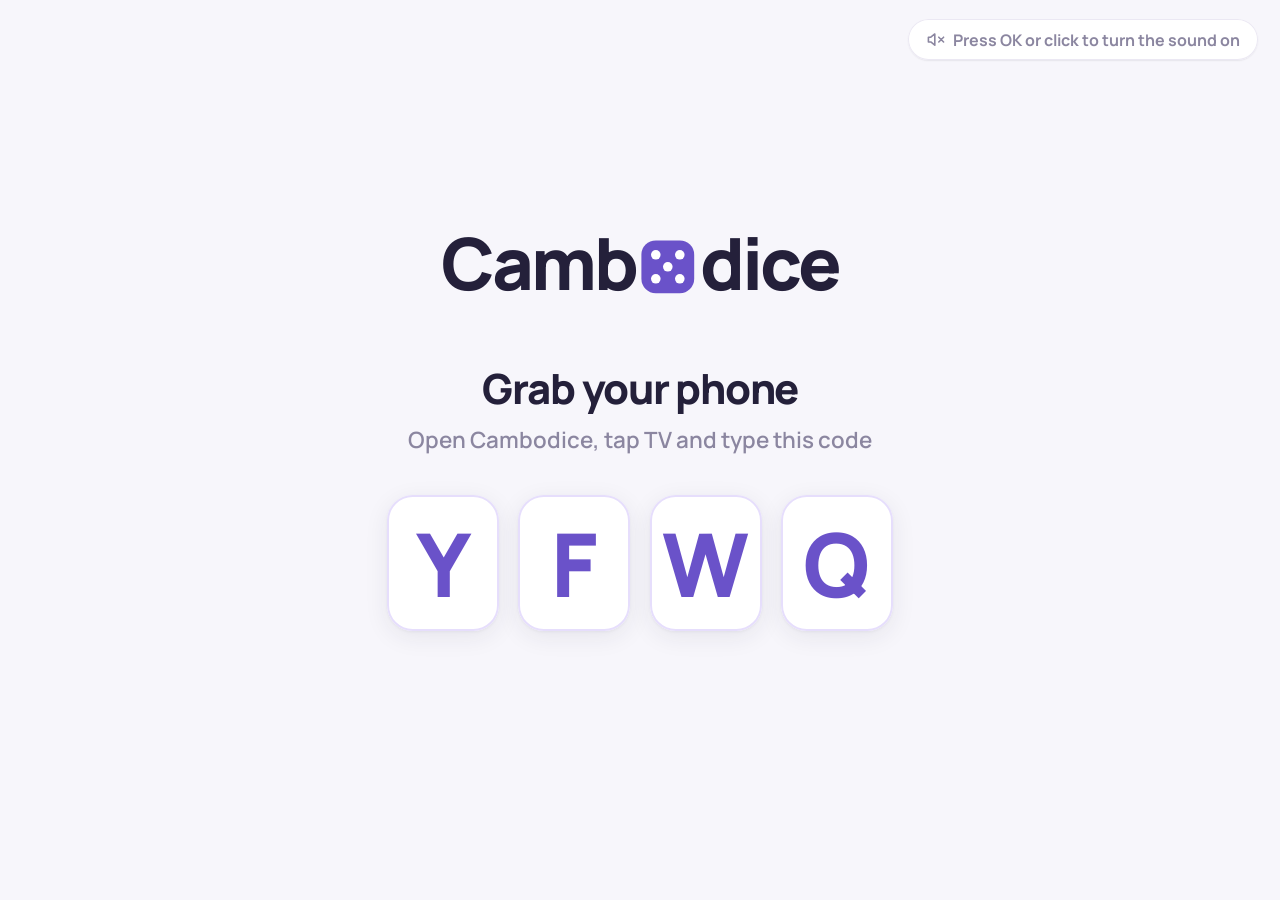
<file: tv/index.html>
<!DOCTYPE html>
<html lang="en">
<head>
  <meta charset="UTF-8" />
  <meta name="viewport" content="width=device-width, initial-scale=1" />
  <!-- This page lives in /tv/ so its address is short to type on a TV remote.
       <base> makes every file path below start from the main folder,
       so "style.css" and "avatars/…" work exactly like on the phone. -->
  <base href="../" />
  <title>Cambodice TV</title>
  <meta name="color-scheme" content="light dark" />
  <link rel="icon" href="icons/icon-180.png" />
  <link rel="stylesheet" href="style.css?v=21" />
  <link rel="stylesheet" href="tv.css?v=21" />
</head>
<body class="tv">

  <!-- ============ WAITING: shows the code to type on the phone ============ -->
  <section id="tv-wait" class="tv-screen tv-center">
    <h1 class="logo tv-logo" aria-label="Cambodice">Camb<i class="logo-die"></i>dice</h1>
    <div class="tv-wait-title" data-t="tvWaitTitle"></div>
    <div class="tv-wait-sub" data-t="tvWaitSub"></div>
    <div class="tv-code-big" id="tv-code"></div>
    <div class="tv-net" id="tv-net"></div>
  </section>

  <!-- ============ LOBBY: phone connected, players being added ============ -->
  <section id="tv-lobby" class="tv-screen hidden">
    <div class="tv-lobby-main">
      <h1 class="logo tv-logo" aria-label="Cambodice">Camb<i class="logo-die"></i>dice</h1>
      <div class="tv-lobby-title" id="lobby-title"></div>
      <div class="tv-lobby-players" id="lobby-players"></div>
      <div class="tv-pill" id="lobby-target"></div>
    </div>
    <aside class="tv-panel" id="lobby-board-wrap">
      <div class="tv-panel-title"><i data-icon="trophy" class="icon-sm"></i> <span data-t="leaderboard"></span></div>
      <ol class="sc-list tv-lb" id="lobby-board"></ol>
    </aside>
  </section>

  <!-- ============ GAME ============ -->
  <section id="tv-game" class="tv-screen tv-game hidden">
    <div class="tv-left">
      <div class="tv-head">
        <span class="logo tv-logo-sm">Camb<i class="logo-die"></i>dice</span>
        <span class="tv-pill" id="game-target"></span>
      </div>
      <ul class="scoreboard tv-board" id="tv-board"></ul>
    </div>
    <div class="tv-right">
      <div id="tv-banner" class="banner tv-banner hidden"></div>
      <div class="turn-card tv-turn" id="tv-turn">
        <div id="tv-turn-avatar"></div>
        <div class="turn-name tv-turn-name" id="tv-turn-name"></div>
        <div class="turn-points tv-turn-points num" id="tv-turn-points">0</div>
        <div class="tv-turn-label" data-t="tvTurnPts"></div>
        <div class="turn-hint tv-turn-hint" id="tv-turn-hint"></div>
      </div>
      <div id="tv-last" class="last-turn tv-last hidden"></div>
    </div>
  </section>

  <!-- ============ WINNER ============ -->
  <section id="tv-winner" class="tv-screen tv-winner hidden">
    <div class="tv-win-main">
      <div class="winner-eyebrow" data-t="winner"></div>
      <h1 class="winner-name" id="tv-winner-name"></h1>
      <div class="podium" id="tv-podium"></div>
    </div>
    <aside class="tv-win-side">
      <div class="shot-note hidden" id="tv-shot"></div>
      <ul id="tv-final" class="scoreboard final"></ul>
      <div id="tv-awards-wrap" class="hidden">
        <div class="section-label" data-t="awards"></div>
        <ul class="awards" id="tv-awards"></ul>
      </div>
    </aside>
  </section>

  <!-- ============ OVERLAYS ============ -->
  <canvas id="confetti"></canvas>
  <div id="toast" class="toast tv-toast"></div>

  <section id="score-check" class="score-check tv-sc hidden">
    <div class="sc-card">
      <div class="sc-eyebrow" id="sc-eyebrow"></div>
      <div class="sc-title" id="sc-title"></div>
      <div class="sc-sub" id="sc-sub"></div>
      <ol class="sc-list" id="sc-list"></ol>
    </div>
  </section>

  <section id="tv-rules" class="score-check tv-rules hidden">
    <div class="sc-card">
      <div class="sc-title" data-t="houseRules"></div>
      <div id="tv-rules-body"></div>
    </div>
  </section>

  <div class="tv-status" id="tv-status"></div>
  <button class="tv-sound-hint" id="tv-sound-hint"><i data-icon="mute" class="icon-sm"></i> <span data-t="tvSoundHint"></span></button>

  <!-- If anything goes wrong (e.g. an old TV browser), show it on screen
       so we can see what happened instead of a blank page. -->
  <script>
    window.onerror = function (msg, file, line) {
      var el = document.getElementById("tv-net");
      if (el) el.textContent = "Error: " + msg + " (" + String(file).split("/").pop() + ":" + line + ")";
    };
  </script>
  <script src="icons.js?v=21"></script>
  <script src="sounds.js?v=21"></script>
  <script src="lang.js?v=21"></script>
  <script src="rules.js?v=21"></script>
  <script src="lib/peerjs.min.js?v=21"></script>
  <script src="net.js?v=21"></script>
  <script src="tv.js?v=21"></script>
</body>
</html>
</file>
